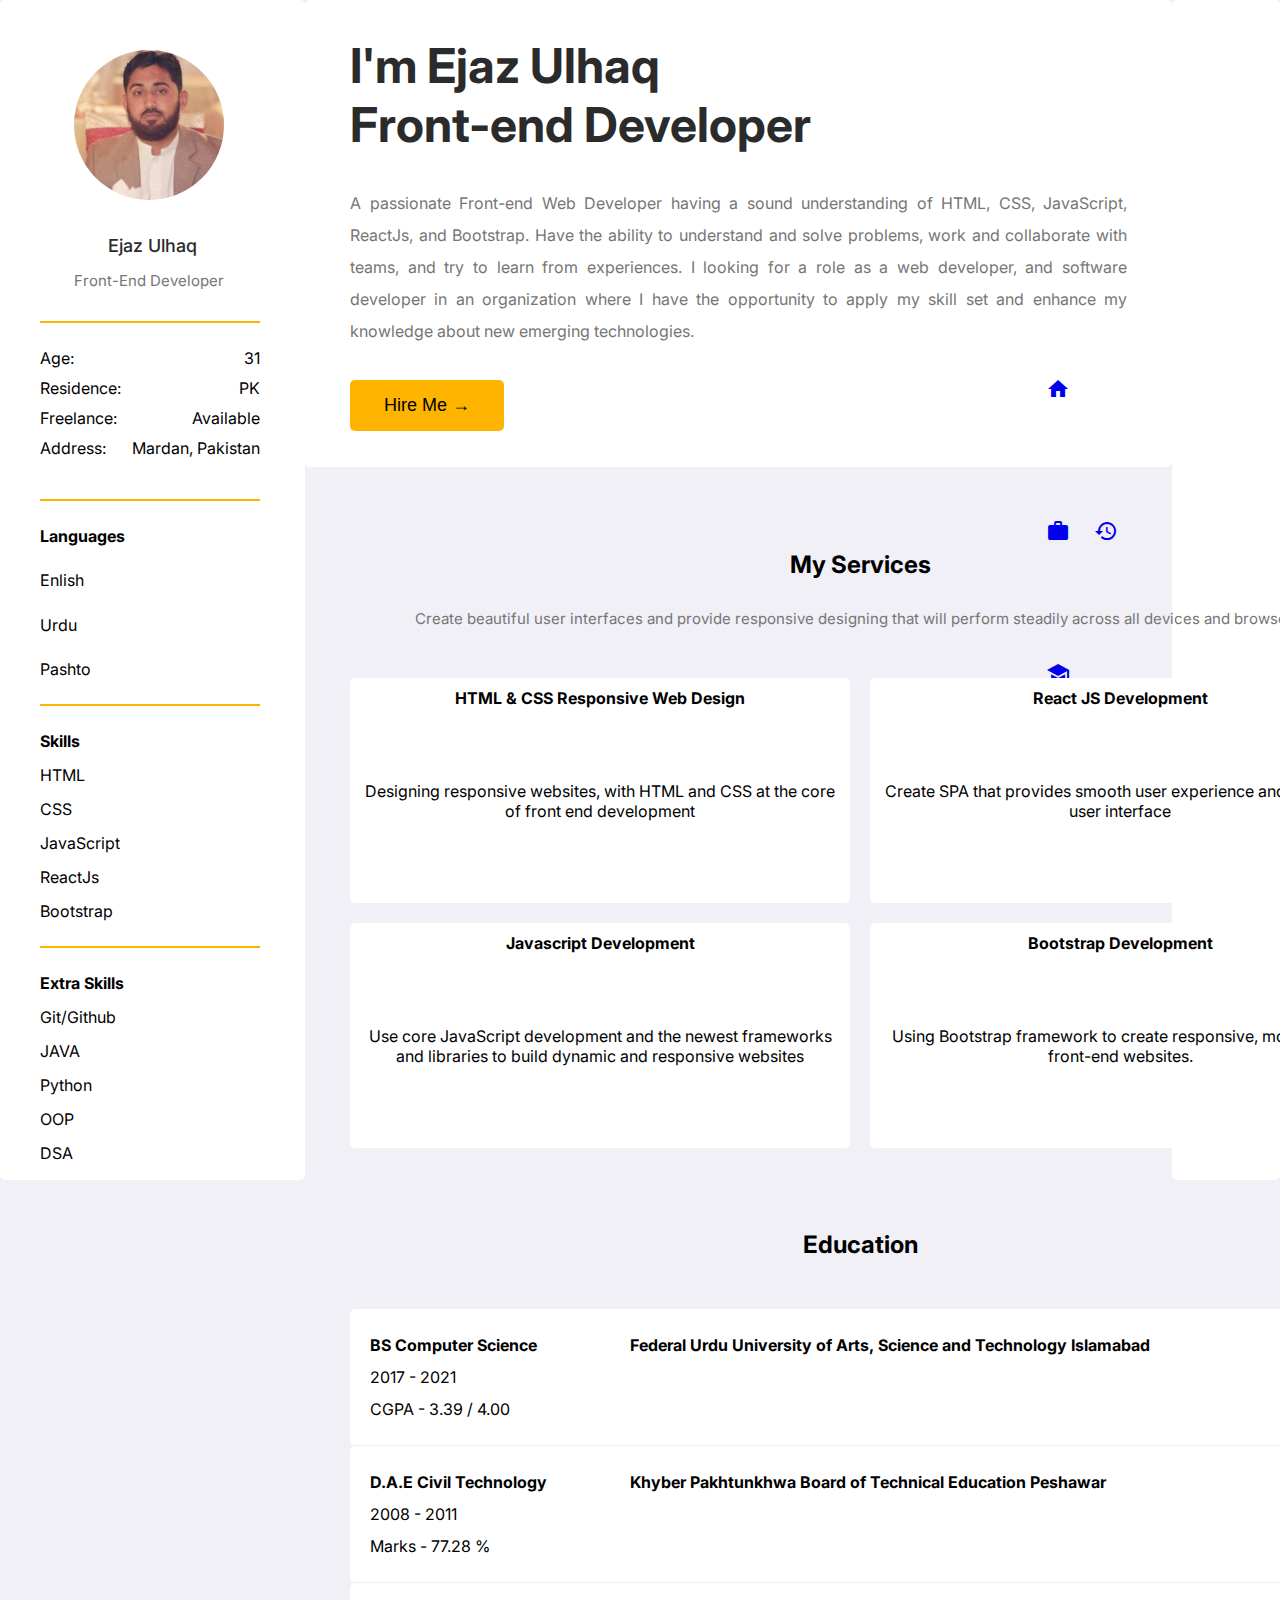
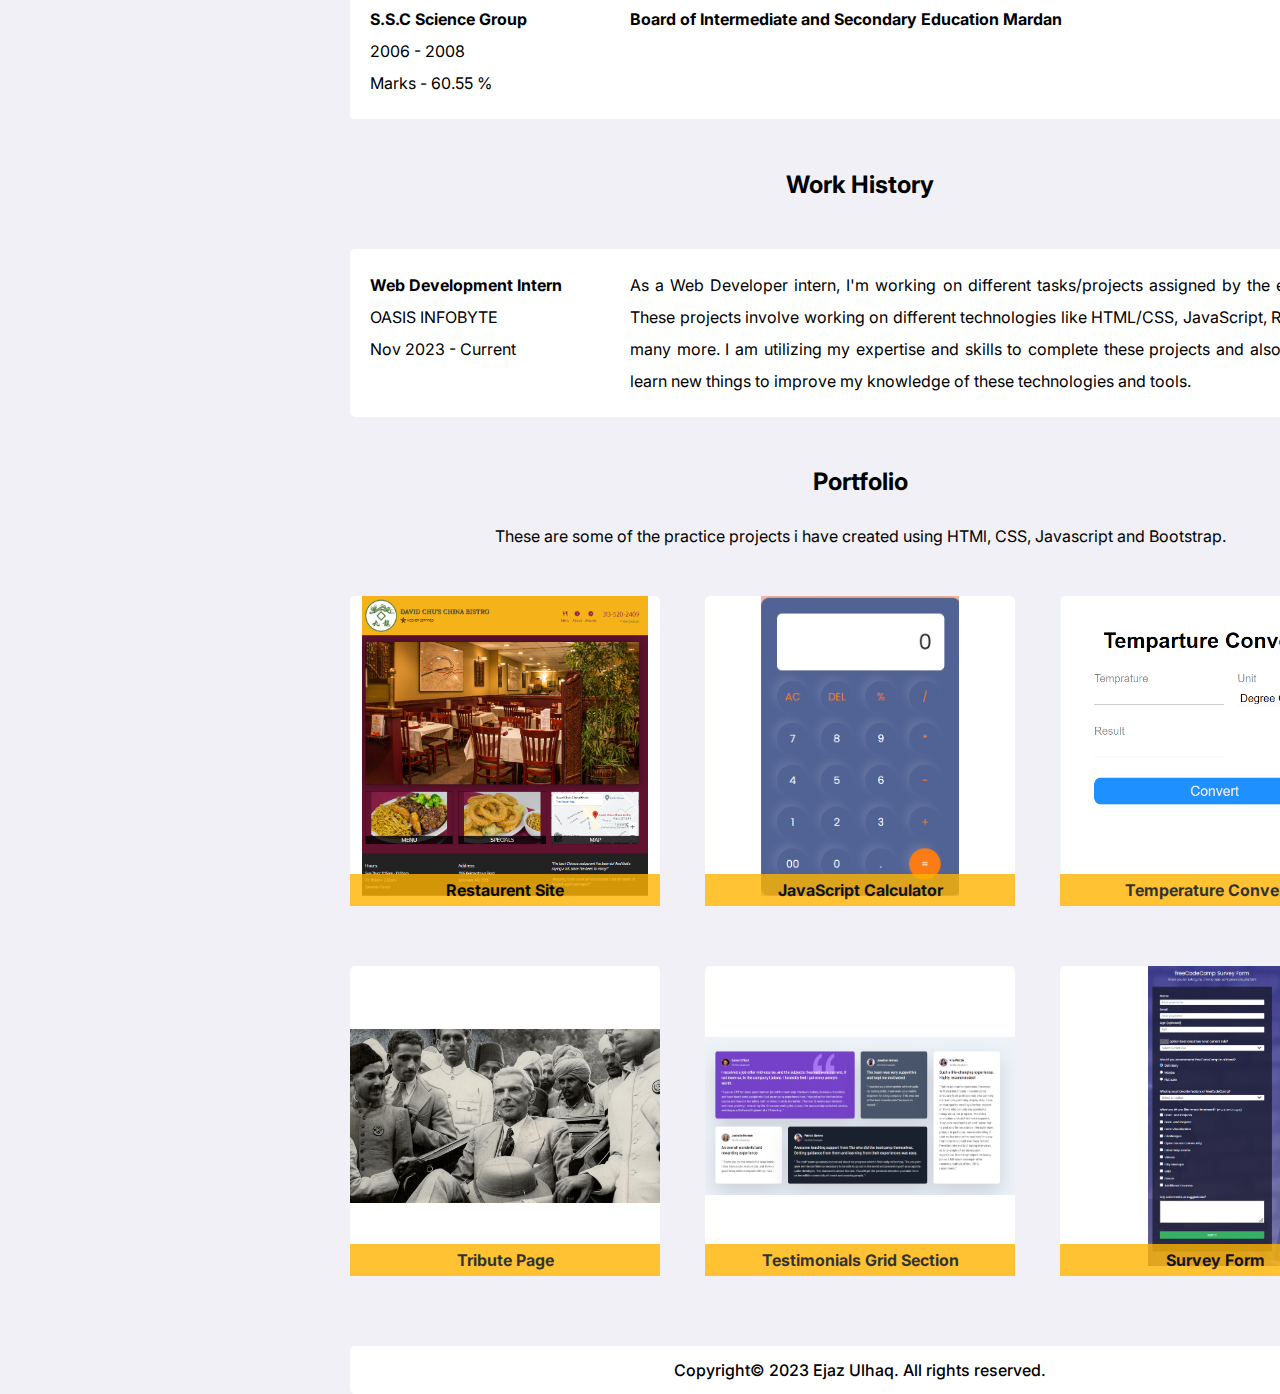
<file: index.html>
<!DOCTYPE html>
<html lang="en">
  <head>
    <meta charset="UTF-8" />
    <meta name="viewport" content="width=device-width, initial-scale=1.0" />
    <link
      href="https://fonts.googleapis.com/css2?family=Inter:wght@100;200;300;400;500;600;700;800;900&display=swap"
      rel="stylesheet"
    />
    <link
      href="https://fonts.googleapis.com/icon?family=Material+Icons"
      rel="stylesheet"
    />
    <link rel="stylesheet" href="./styles.css" />
    <title>Ejaz Ulhaq</title>
  </head>
  <body>
    <div class="home">
      <div class="left-sidebar">
        <div class="profile">
          <img src="./images/ejaz.jpg" alt="ejaz ulhaq" class="profile-image" />
          <h4 class="name">Ejaz Ulhaq</h4>
          <p class="role">Front-End Developer</p>
        </div>
        <hr />
        <div class="about">
          <div class="about-data">
            <p>Age:</p>
            <p>31</p>
          </div>
          <div class="about-data">
            <p>Residence:</p>
            <p>PK</p>
          </div>
          <div class="about-data">
            <p>Freelance:</p>
            <p>Available</p>
          </div>
          <div class="about-data">
            <p>Address:</p>
            <p>Mardan, Pakistan</p>
          </div>
        </div>
        <hr />
        <div class="languages">
          <h4>Languages</h4>
          <p>Enlish</p>
          <p>Urdu</p>
          <p>Pashto</p>
        </div>
        <hr />
        <div class="skills">
          <h4>Skills</h4>
          <p>HTML</p>
          <p>CSS</p>
          <p>JavaScript</p>
          <p>ReactJs</p>
          <p>Bootstrap</p>
        </div>
        <hr />
        <div class="extra-skills">
          <h4>Extra Skills</h4>
          <p>Git/Github</p>
          <p>JAVA</p>
          <p>Python</p>
          <p>OOP</p>
          <p>DSA</p>
        </div>
      </div>
      <div class="hero-section">
        <div class="hero-content">
          <h1 class="role-heading">I'm Ejaz Ulhaq <br />Front-end Developer</h1>
          <p class="role-details">
            A passionate Front-end Web Developer having a sound understanding of
            HTML, CSS, JavaScript, ReactJs, and Bootstrap. Have the ability to
            understand and solve problems, work and collaborate with teams, and
            try to learn from experiences. I looking for a role as a web
            developer, and software developer in an organization where I have
            the opportunity to apply my skill set and enhance my knowledge about
            new emerging technologies.
          </p>
          <a href="mailto:ejazulhaq9921@gmail.com"
            ><button type="button" class="btn-hire">Hire Me &rarr;</button></a
          >
        </div>
        <!-- <img
          src="./images/ejaz.jpg"
          alt="Ejaz Ulhaq image"
          class="hero-image"
        /> -->
      </div>
      <div class="right-sidebar">
        <nav>
          <ul class="nav-list">
            <li class="nav-item">
              <a href="#" class="nav-link">
                <span class="material-icons">home</span>
              </a>
            </li>
            <li class="nav-item">
              <a href="#" class="nav-link">
                <span class="material-icons">design_services</span>
              </a>
            </li>
            <li class="nav-item">
              <a href="#" class="nav-link">
                <span class="material-icons">work_history</span>
              </a>
            </li>
            <li class="nav-item">
              <a href="#" class="nav-link">
                <span class="material-icons">task</span>
              </a>
            </li>
            <li class="nav-item">
              <a href="#" class="nav-link">
                <span class="material-icons">school</span>
              </a>
            </li>
            <li class="nav-item">
              <a href="#" class="nav-link">
                <span class="material-icons">contact_page</span>
              </a>
            </li>
          </ul>
        </nav>
      </div>
    </div>
    <div class="services">
      <div class="services-header">
        <h2 class="services-heading">My Services</h2>
        <p class="services-content">
          Create beautiful user interfaces and provide responsive designing that
          will perform steadily across all devices and browsers.
        </p>
      </div>
      <div class="service-items">
        <div class="web-development service">
          <h4>HTML & CSS Responsive Web Design</h4>
          <p>
            Designing responsive websites, with HTML and CSS at the core of
            front end development
          </p>
        </div>
        <div class="react-development service">
          <h4>React JS Development</h4>
          <p>
            Create SPA that provides smooth user experience and beautiful user
            interface
          </p>
        </div>
        <div class="javascript-development service">
          <h4>Javascript Development</h4>
          <p>
            Use core JavaScript development and the newest frameworks and
            libraries to build dynamic and responsive websites
          </p>
        </div>
        <div class="bootstrap-development service">
          <h4>Bootstrap Development</h4>
          <p>
            Using Bootstrap framework to create responsive, mobile-first
            front-end websites.
          </p>
        </div>
      </div>
    </div>
    <div class="education">
      <h2 class="education-heading">Education</h2>
      <div class="education-content">
        <div class="education-title">
          <h4>BS Computer Science</h4>
          <p>2017 - 2021</p>
          <p>CGPA - 3.39 / 4.00</p>
        </div>
        <div class="education-details">
          <h4>
            Federal Urdu University of Arts, Science and Technology Islamabad
          </h4>
        </div>
      </div>
      <div class="education-content">
        <div class="education-title">
          <h4>D.A.E Civil Technology</h4>
          <p>2008 - 2011</p>
          <p>Marks - 77.28 %</p>
        </div>
        <div class="education-details">
          <h4>Khyber Pakhtunkhwa Board of Technical Education Peshawar</h4>
        </div>
      </div>
      <div class="education-content">
        <div class="education-title">
          <h4>S.S.C Science Group</h4>
          <p>2006 - 2008</p>
          <p>Marks - 60.55 %</p>
        </div>
        <div class="education-details">
          <h4>Board of Intermediate and Secondary Education Mardan</h4>
        </div>
      </div>
    </div>
    <div class="work-history">
      <h2 class="work-heading">Work History</h2>
      <div class="work-content">
        <div class="work-title">
          <h4>Web Development Intern</h4>
          <p>OASIS INFOBYTE</p>
          <p>Nov 2023 - Current</p>
        </div>
        <div class="work-details">
          <p>
            As a Web Developer intern, I'm working on different tasks/projects
            assigned by the employer. These projects involve working on
            different technologies like HTML/CSS, JavaScript, React, and many
            more. I am utilizing my expertise and skills to complete these
            projects and also trying to learn new things to improve my knowledge
            of these technologies and tools.
          </p>
        </div>
      </div>
    </div>
    <div class="portfolio">
      <div class="portfolio-header">
        <h2 class="portfolio-heading">Portfolio</h2>
        <p class="portfolio-content">
          These are some of the practice projects i have created using HTMl,
          CSS, Javascript and Bootstrap.
        </p>
      </div>
      <div class="portfolio-items">
        <div class="item">
          <a href="https://ejazulhaq91.github.io/Static-Restaurant-Site/">
            <img
              src="./project-images/restaurent.png"
              alt="Restaurent Site"
              class="project-image"
            />
            <h4>Restaurent Site</h4>
          </a>
        </div>
        <div class="item">
          <a href="https://ejazulhaq91.github.io/calculator-project/">
            <img
              src="./project-images/Calculator.png"
              alt="Calculator"
              class="project-image"
            />
            <h4>JavaScript Calculator</h4>
          </a>
        </div>
        <div class="item">
          <a href="https://ejazulhaq91.github.io/oibsip_task3_tempConverter/">
            <img
              src="./project-images/Temp Converter.png"
              alt="Temp Converter"
              class="project-image"
            />
            <h4>Temperature Converter</h4>
          </a>
        </div>
        <div class="item">
          <a href="https://ejazulhaq91.github.io/tribute-page-project/">
            <img
              src="./project-images/jinnah.jpg"
              alt="Tribute Page Image"
              class="project-image"
            />
            <h4>Tribute Page</h4>
          </a>
        </div>
        <div class="item">
          <a
            href="https://ejazulhaq91.github.io/testimonials-grid-section-project/"
          >
            <img
              src="./project-images/image.png"
              alt="testimonial Section"
              class="project-image"
            />
            <h4>Testimonials Grid Section</h4>
          </a>
        </div>
        <div class="item">
          <a href="https://ejazulhaq91.github.io/survey-form-project/">
            <img
              src="./project-images/survey form.png"
              alt="Survey Form"
              class="project-image"
            />
            <h4>Survey Form</h4>
          </a>
        </div>
      </div>
    </div>
    <div class="copy-text">
      <!-- <hr /> -->
      <p>Copyright&copy; 2023 Ejaz Ulhaq. All rights reserved.</p>
    </div>
  </body>
</html>
</file>
<file: styles.css>
*{
    margin: 0;
    padding: 0;
    box-sizing: border-box;
}

body{
    font-family: 'Inter', sans-serif;
    background-color: #F0F0F6;
}

.home{
    /* width: 1440px; */
    /* height: 8063px; */
    display: flex;
    justify-content: space-between;
}

.left-sidebar{
    width: 305px;
    height: 1180px;
    background-color: #FFFFFF;
    /* color: #FFFFFF; */
    border-radius: 5px;
}

.left-sidebar > .profile{
    width: 219px;
    height: 246px;
    margin: 50px 46px 25px 74px;
}

.left-sidebar .profile-image{
    width: 150px;
    height: 150px;
    border-radius: 50%;
}

.left-sidebar .name{
    color: #2B2B2B;
    font-size: 18px;
    font-weight: 500;
    margin-top: 31px;
    margin-bottom: 15px;
    margin-left: 34px;
    /* text-align: center; */
}

.left-sidebar .role{
    font-size: 15px;
    color: #767676;
}
.left-sidebar > .about{
    width: 220px;
    height: 126px;
    margin-top: 25px;
    margin-left: 40px;
}

.left-sidebar .about-data{
    display: flex;
    justify-content: space-between;
    align-items: center;
    margin-bottom: 10px;

}

hr{
    width: 220px;
    height: 2px;
    background-color: #FFB400;
    border: none;
    margin: 25px auto 25px 40px;
}

.left-sidebar > .languages, .skills, .extra-skills{
    width: 220px;
    height: 153px;
    margin-left: 40px;
    display: flex;
    flex-direction: column;
    justify-content: space-between;
}
.skills{
    height: 190px;
}

.extra-skills{
    height: 190px;
}

.hero-section{
    width: 1020px;
    height: 467px;
    padding: 20px;
    background-color: #FFFFFF;
    display: flex;
    border-radius: 5px;
}

.hero-section .btn-hire{
    width: 154px;
    height: 51px;
    background-color: #FFB400;
    font-size: 18px;
    font-weight: 500;
    border-radius: 5px;
    border: none;
}

.hero-section > .hero-content{
    display: flex;
    justify-content: flex-start;
    flex-wrap: wrap;
    align-items: center;
    margin-left: 25px;
    margin-right: 25px;
    text-align: justify;
}

.hero-section .role-heading{
    font-size: 48px;
    color: #2B2B2B;
}

.hero-section .role-details{
    line-height: 2;
    color: #767676;
}
.hero-section > .hero-image{
    width: 325PX;
    height: 420px;
}

.right-sidebar{
    width: 108px;   
    height: 1180px;
    background-color: #FFFFFF;
    display: flex;
    justify-content: center;
    align-items: center;
    border-radius: 5px;
}

.right-sidebar .nav-list{
    list-style: none;
    /* display: flex;
    flex-direction: column;
    justify-content: center;
    align-items: center; */
    
}

.nav-list > li{
    padding-bottom: 43px;
    align-items: center;
}

/* My Services */

.services{
    width: 1020px;
    height: 630px;
    margin-top: -630px;
    margin-left: 350px;
}

.services > .services-header{
    margin-bottom: 50px;
    text-align: center;   
}

.services .services-heading{
    margin-bottom: 30px;
}

.services .services-content{
    color: #767676;
    font-size: 15px;
}

.services > .service-items{
    display: flex;
    flex-wrap: wrap;
    column-gap: 20px;
    row-gap: 20px;
}

.services .service{
    width: 500px;
    height: 225px;
    text-align: center;
    background-color: #FFFFFF;
    border-radius: 5px;
    padding: 10px;
    display: flex;
    flex-wrap: wrap;
    justify-content: center;
    /* flex-direction: column; */
}

/* Education */

.education{
    width: 1020px;
    margin-left: 350px;
}

.education > .education-heading{
    margin: 50px auto;
    text-align: center;
}

.education .education-details{
    width: 720px;
    text-align: justify;
}
.education > .education-content{
    background-color: #FFFFFF;
    padding: 20px;
    line-height: 2;
    border-radius: 5px;
    display: flex;
    justify-content: space-between;
    border-bottom: 1px solid #F0F0F6;
}



/* Work History */

.work-history{
    width: 1020px;
    margin-left: 350px;
}

.work-history > .work-heading{
    margin: 50px auto;
    text-align: center;
}

.work-history .work-details{
    width: 720px;
    text-align: justify;
}
.work-history > .work-content{
    background-color: #FFFFFF;
    padding: 20px;
    line-height: 2;
    border-radius: 5px;
    display: flex;
    justify-content: space-between;
}

.portfolio{
    width: 1020px;
    margin-left: 350px;
    margin-top: 50px;
}

.portfolio .portfolio-heading{
    margin-bottom: 30px;
    text-align: center;
}

.portfolio .portfolio-content{
    text-align: center;
    margin-bottom: 50px;
}

.portfolio .item{
    width: 310px;
    height: 310px;
    margin-bottom: 20px;
    /* border: 1px solid #FFB400; */
    background-color: #FFFFFF;
    border-radius: 5px;
    position: relative;
}

.portfolio h4{
    position: absolute;
    bottom: 0;
    right: 0;
    width: 100%;
    text-align: center;  
    line-height: 2;
    /* font-weight: 500;   */
    background-color: #FFB400;
    opacity: 0.80;
}

.portfolio .project-image{
    width: 310px;
    height: 300px;
    object-fit: contain;
}

.portfolio a{
    text-decoration: none;
    color: black;
}

.portfolio .portfolio-items{
    display: flex;
    flex-wrap: wrap;
    justify-content: space-between;
    gap: 40px;
}

.copy-text{
    width: 1020px;
    margin: 50px auto auto 350px;
    text-align: center;
    background-color: #FFFFFF;
    line-height: 3;
    font-weight: 500;
    border-radius: 5px;
}
</file>
